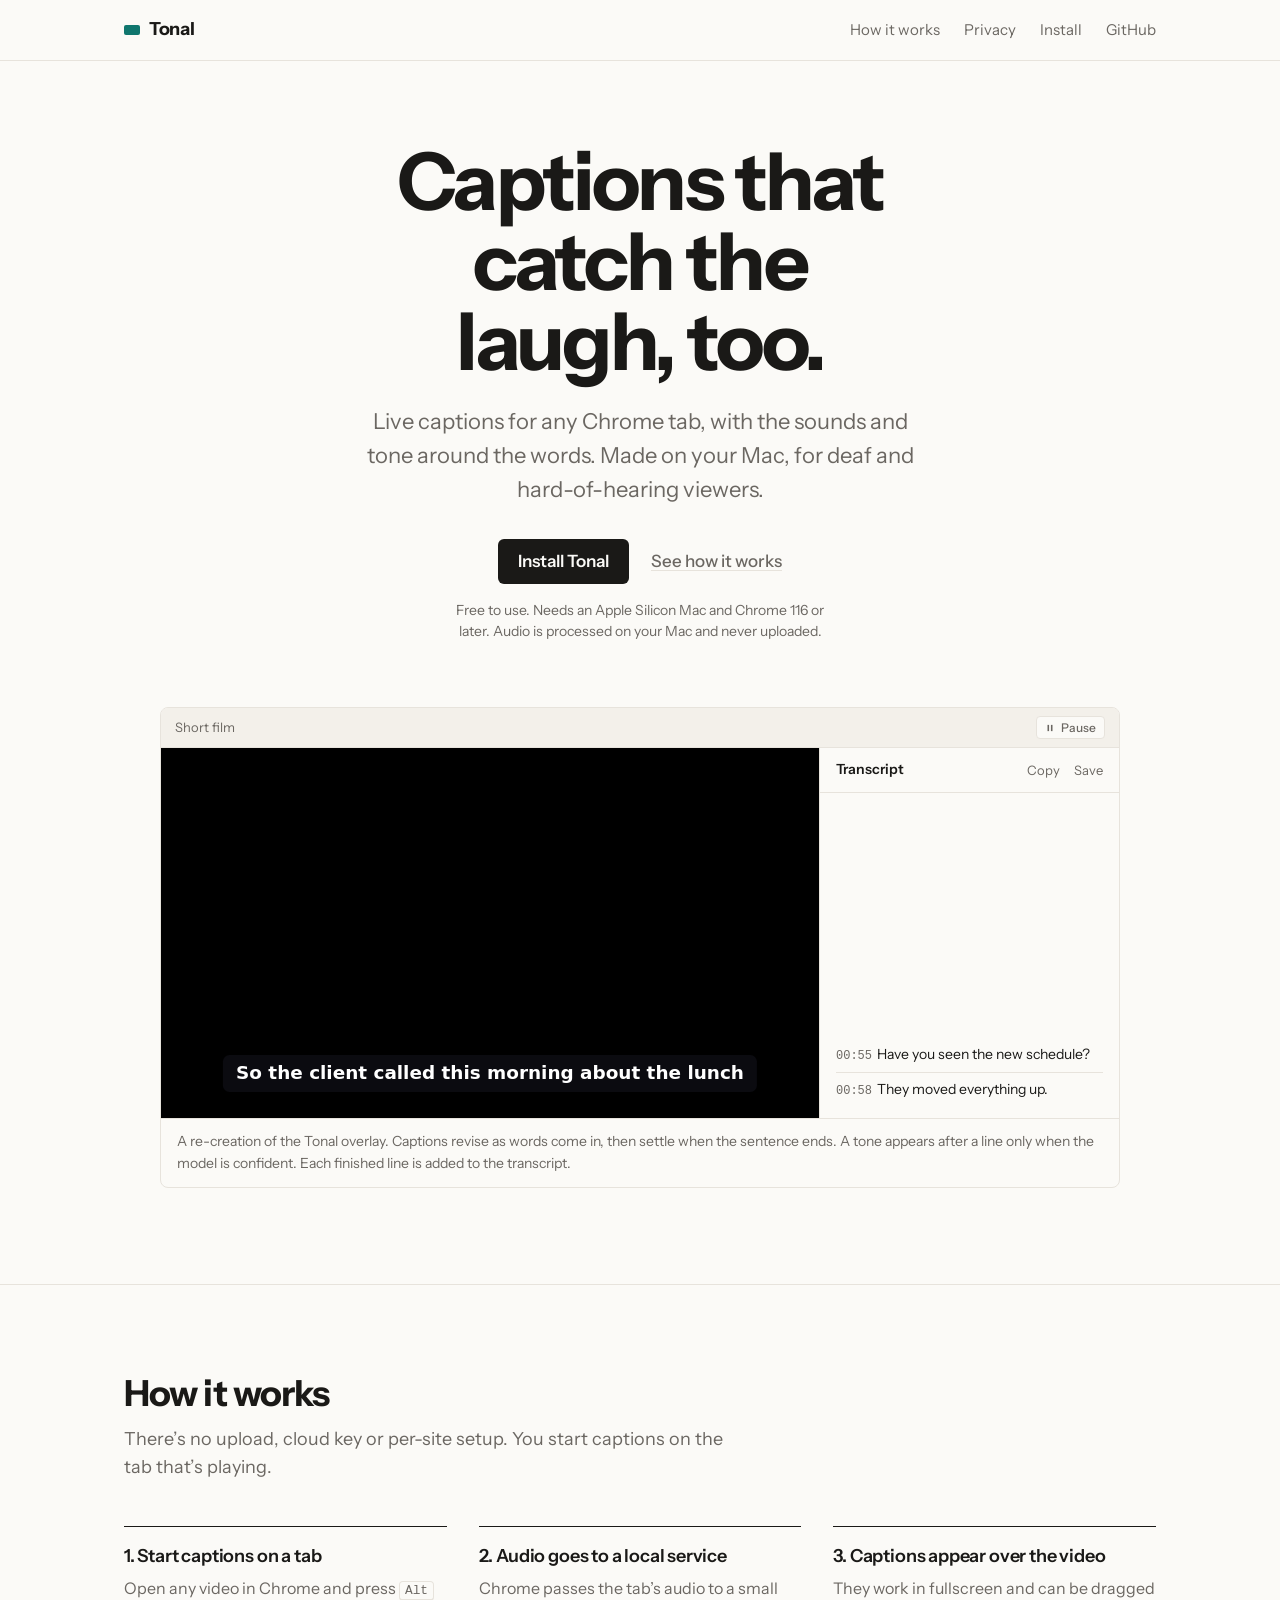
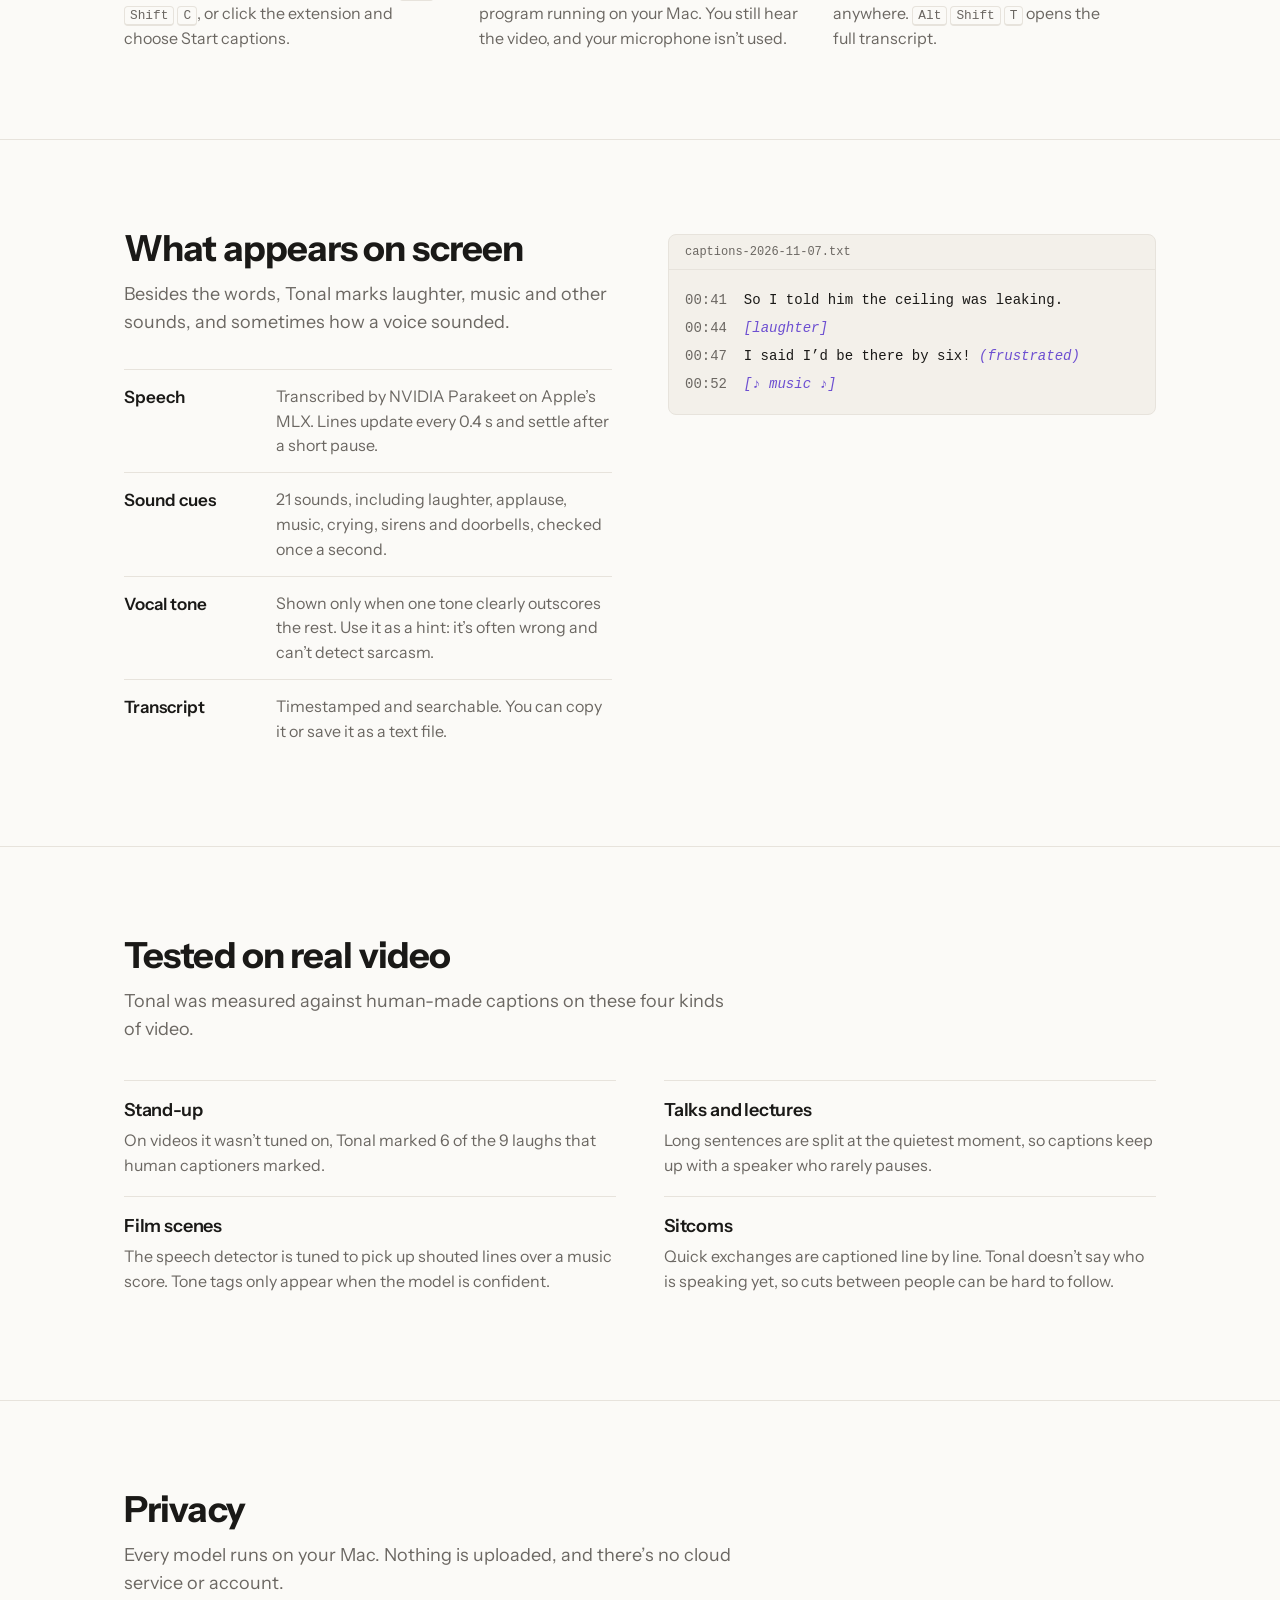
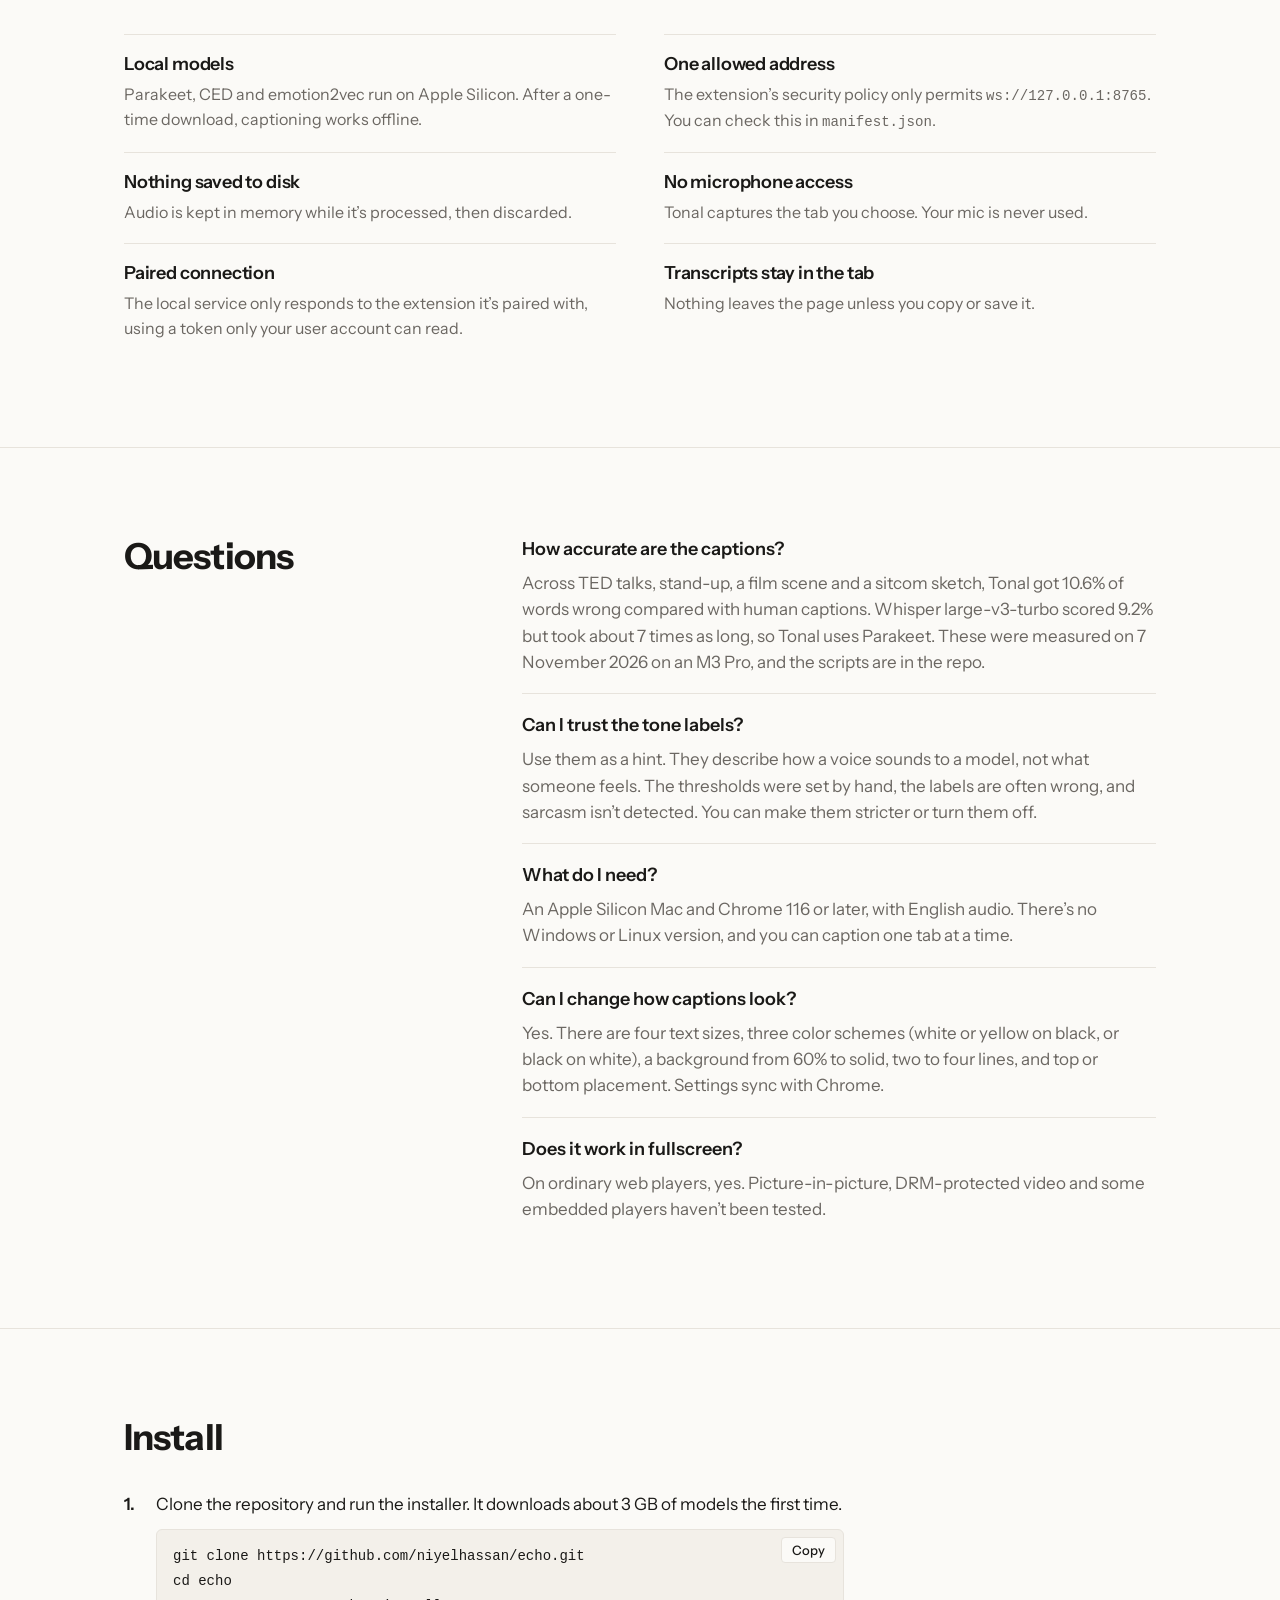
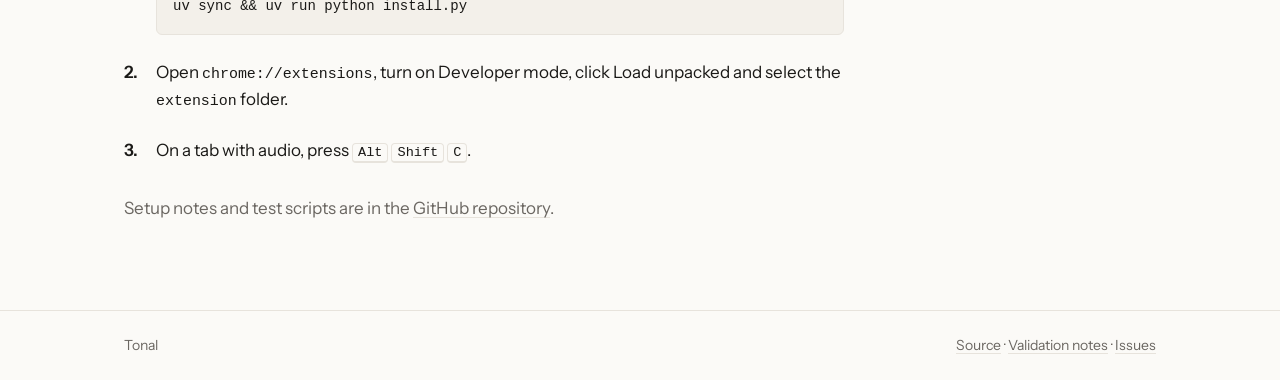
<file: site/index.html>
<!doctype html>
<html lang="en">
<head>
<meta charset="utf-8">
<meta name="viewport" content="width=device-width, initial-scale=1">
<title>Tonal: live captions for any Chrome tab, on your Mac</title>
<meta name="description" content="Tonal captions any Chrome tab on your Mac: what was said, sounds like [laughter] and [applause], and a tentative read of vocal tone. Audio never leaves your computer.">
<meta name="color-scheme" content="light dark">
<meta name="theme-color" content="#fbfaf7" media="(prefers-color-scheme: light)">
<meta name="theme-color" content="#121110" media="(prefers-color-scheme: dark)">
<link rel="icon" href="favicon.svg" type="image/svg+xml">
<link rel="apple-touch-icon" href="apple-touch-icon.png">
<meta property="og:type" content="website">
<meta property="og:title" content="Tonal: captions that catch the laugh, too">
<meta property="og:description" content="On-device captions for any Chrome tab, with sound cues and vocal tone. Built for deaf and hard-of-hearing viewers. No audio leaves your Mac.">
<meta property="og:image" content="og.png">
<meta property="og:image:width" content="1200">
<meta property="og:image:height" content="630">
<meta property="og:image:alt" content="Tonal: captions that catch the laugh, too.">
<meta name="twitter:card" content="summary_large_image">
<link rel="preload" href="fonts/instrument-sans.woff2" as="font" type="font/woff2" crossorigin>
<link rel="stylesheet" href="styles.css">
<script src="main.js" defer></script>
</head>
<body>
<a class="skip" href="#main">Skip to content</a>

<header class="nav">
  <div class="wrap">
    <a class="brand" href="#top"><i aria-hidden="true"></i>Tonal</a>
    <nav aria-label="Primary">
      <a href="#how">How it works</a>
      <a href="#privacy">Privacy</a>
      <a href="#install">Install</a>
      <a href="https://github.com/niyelhassan/echo">GitHub</a>
    </nav>
  </div>
</header>

<main id="main">
  <div class="hero" id="top">
    <div class="wrap">
      <h1>Captions that catch the laugh, too.</h1>
      <p class="sub">Live captions for any Chrome tab, with the sounds and tone around the words. Made on your Mac, for deaf and hard-of-hearing viewers.</p>
      <p class="cta">
        <a class="button" href="#install">Install Tonal</a>
        <a class="textlink" href="#how">See how it works</a>
      </p>
      <p class="fine">Free to use. Needs an Apple Silicon Mac and Chrome 116 or later. Audio is processed on your Mac and never uploaded.</p>
    </div>

    <div class="wrap">
      <figure class="demo" aria-labelledby="demo-caption">
        <div class="chrome">
          <span class="title">Short film</span>
          <button type="button" class="play" data-toggle aria-pressed="false">
            <svg viewBox="0 0 16 16" aria-hidden="true" class="i-pause"><rect x="4" y="3" width="2.5" height="10"/><rect x="9.5" y="3" width="2.5" height="10"/></svg>
            <svg viewBox="0 0 16 16" aria-hidden="true" class="i-play"><path d="M5 3v10l8-5z"/></svg>
            <span data-toggle-label>Pause</span>
          </button>
        </div>
        <div class="scene" aria-hidden="true">
          <div class="video">
            <span class="idle" data-idle hidden><b></b>CC</span>
            <div class="cc"><div class="cc-lines" data-captions>
              <p>Tight is one word for it.<span class="tag">(frustrated)</span></p>
            </div></div>
          </div>
          <div class="tx">
            <div class="tx-head"><strong>Transcript</strong><span>Copy</span><span>Save</span></div>
            <ol data-transcript>
              <li><time>00:55</time>Have you seen the new schedule?</li>
              <li><time>00:58</time>They moved everything up.</li>
              <li><time>01:02</time>So the client called this morning about the launch date.</li>
              <li><time>01:05</time>Two weeks? You’re kidding me.<span class="tag">(surprised)</span></li>
              <li><time>01:08</time>I wish I was.</li>
              <li><time>01:09</time><span class="sound">[laughter]</span></li>
              <li><time>01:11</time>Tight is one word for it.<span class="tag">(frustrated)</span></li>
            </ol>
          </div>
        </div>
        <figcaption class="caption" id="demo-caption">A re-creation of the Tonal overlay. Captions revise as words come in, then settle when the sentence ends. A tone appears after a line only when the model is confident. Each finished line is added to the transcript.</figcaption>
      </figure>
    </div>
  </div>

  <section id="how" aria-labelledby="how-h">
    <div class="wrap">
      <h2 id="how-h">How it works</h2>
      <p class="intro">There’s no upload, cloud key or per-site setup. You start captions on the tab that’s playing.</p>
      <ol class="steps">
        <li>
          <h3>Start captions on a tab</h3>
          <p>Open any video in Chrome and press <kbd>Alt</kbd> <kbd>Shift</kbd> <kbd>C</kbd>, or click the extension and choose Start captions.</p>
        </li>
        <li>
          <h3>Audio goes to a local service</h3>
          <p>Chrome passes the tab’s audio to a small program running on your Mac. You still hear the video, and your microphone isn’t used.</p>
        </li>
        <li>
          <h3>Captions appear over the video</h3>
          <p>They work in fullscreen and can be dragged anywhere. <kbd>Alt</kbd> <kbd>Shift</kbd> <kbd>T</kbd> opens the full transcript.</p>
        </li>
      </ol>
    </div>
  </section>

  <section aria-labelledby="what-h">
    <div class="wrap split">
      <div>
        <h2 id="what-h">What appears on screen</h2>
        <p class="intro">Besides the words, Tonal marks laughter, music and other sounds, and sometimes how a voice sounded.</p>
        <dl class="defs">
          <div><dt>Speech</dt><dd>Transcribed by NVIDIA Parakeet on Apple’s MLX. Lines update every 0.4&nbsp;s and settle after a short pause.</dd></div>
          <div><dt>Sound cues</dt><dd>21 sounds, including laughter, applause, music, crying, sirens and doorbells, checked once a second.</dd></div>
          <div><dt>Vocal tone</dt><dd>Shown only when one tone clearly outscores the rest. Use it as a hint: it’s often wrong and can’t detect sarcasm.</dd></div>
          <div><dt>Transcript</dt><dd>Timestamped and searchable. You can copy it or save it as a text file.</dd></div>
        </dl>
      </div>
      <figure class="file">
        <figcaption>captions-2026-11-07.txt</figcaption>
        <pre tabindex="0" aria-label="Example saved transcript"><code><span class="t">00:41</span>  So I told him the ceiling was leaking.
<span class="t">00:44</span>  <span class="cue">[laughter]</span>
<span class="t">00:47</span>  I said I’d be there by six! <span class="cue">(frustrated)</span>
<span class="t">00:52</span>  <span class="cue">[♪ music ♪]</span></code></pre>
      </figure>
    </div>
  </section>

  <section aria-labelledby="tested-h">
    <div class="wrap">
      <h2 id="tested-h">Tested on real video</h2>
      <p class="intro">Tonal was measured against human-made captions on these four kinds of video.</p>
      <ul class="pairs">
        <li>
          <h3>Stand-up</h3>
          <p>On videos it wasn’t tuned on, Tonal marked 6 of the 9 laughs that human captioners marked.</p>
        </li>
        <li>
          <h3>Talks and lectures</h3>
          <p>Long sentences are split at the quietest moment, so captions keep up with a speaker who rarely pauses.</p>
        </li>
        <li>
          <h3>Film scenes</h3>
          <p>The speech detector is tuned to pick up shouted lines over a music score. Tone tags only appear when the model is confident.</p>
        </li>
        <li>
          <h3>Sitcoms</h3>
          <p>Quick exchanges are captioned line by line. Tonal doesn’t say who is speaking yet, so cuts between people can be hard to follow.</p>
        </li>
      </ul>
    </div>
  </section>

  <section id="privacy" aria-labelledby="privacy-h">
    <div class="wrap">
      <h2 id="privacy-h">Privacy</h2>
      <p class="intro">Every model runs on your Mac. Nothing is uploaded, and there’s no cloud service or account.</p>
      <ul class="pairs">
        <li><h3>Local models</h3><p>Parakeet, CED and emotion2vec run on Apple Silicon. After a one-time download, captioning works offline.</p></li>
        <li><h3>One allowed address</h3><p>The extension’s security policy only permits <code>ws://127.0.0.1:8765</code>. You can check this in <code>manifest.json</code>.</p></li>
        <li><h3>Nothing saved to disk</h3><p>Audio is kept in memory while it’s processed, then discarded.</p></li>
        <li><h3>No microphone access</h3><p>Tonal captures the tab you choose. Your mic is never used.</p></li>
        <li><h3>Paired connection</h3><p>The local service only responds to the extension it’s paired with, using a token only your user account can read.</p></li>
        <li><h3>Transcripts stay in the tab</h3><p>Nothing leaves the page unless you copy or save it.</p></li>
      </ul>
    </div>
  </section>

  <section aria-labelledby="faq-h">
    <div class="wrap faq-grid">
      <h2 id="faq-h">Questions</h2>
      <dl class="faq">
        <div>
          <dt>How accurate are the captions?</dt>
          <dd>Across TED talks, stand-up, a film scene and a sitcom sketch, Tonal got 10.6% of words wrong compared with human captions. Whisper large-v3-turbo scored 9.2% but took about 7 times as long, so Tonal uses Parakeet. These were measured on 7 November 2026 on an M3 Pro, and the scripts are in the repo.</dd>
        </div>
        <div>
          <dt>Can I trust the tone labels?</dt>
          <dd>Use them as a hint. They describe how a voice sounds to a model, not what someone feels. The thresholds were set by hand, the labels are often wrong, and sarcasm isn’t detected. You can make them stricter or turn them off.</dd>
        </div>
        <div>
          <dt>What do I need?</dt>
          <dd>An Apple Silicon Mac and Chrome 116 or later, with English audio. There’s no Windows or Linux version, and you can caption one tab at a time.</dd>
        </div>
        <div>
          <dt>Can I change how captions look?</dt>
          <dd>Yes. There are four text sizes, three color schemes (white or yellow on black, or black on white), a background from 60% to solid, two to four lines, and top or bottom placement. Settings sync with Chrome.</dd>
        </div>
        <div>
          <dt>Does it work in fullscreen?</dt>
          <dd>On ordinary web players, yes. Picture-in-picture, DRM-protected video and some embedded players haven’t been tested.</dd>
        </div>
      </dl>
    </div>
  </section>

  <section id="install" aria-labelledby="install-h">
    <div class="wrap">
      <h2 id="install-h">Install</h2>
      <ol class="install">
        <li>
          <p>Clone the repository and run the installer. It downloads about 3&nbsp;GB of models the first time.</p>
          <div class="code">
            <pre tabindex="0" aria-label="Install commands"><code>git clone https://github.com/niyelhassan/echo.git
cd echo
uv sync && uv run python install.py</code></pre>
            <button type="button" class="copy" data-copy>Copy</button>
          </div>
        </li>
        <li><p>Open <code>chrome://extensions</code>, turn on Developer mode, click Load unpacked and select the <code>extension</code> folder.</p></li>
        <li><p>On a tab with audio, press <kbd>Alt</kbd> <kbd>Shift</kbd> <kbd>C</kbd>.</p></li>
      </ol>
      <p class="more">Setup notes and test scripts are in the <a href="https://github.com/niyelhassan/echo">GitHub repository</a>.</p>
    </div>
  </section>
</main>

<footer>
  <div class="wrap">
    <span>Tonal</span>
    <span><a href="https://github.com/niyelhassan/echo">Source</a> · <a href="https://github.com/niyelhassan/echo/blob/main/VALIDATION.md">Validation notes</a> · <a href="https://github.com/niyelhassan/echo/issues">Issues</a></span>
  </div>
</footer>
</body>
</html>
</file>
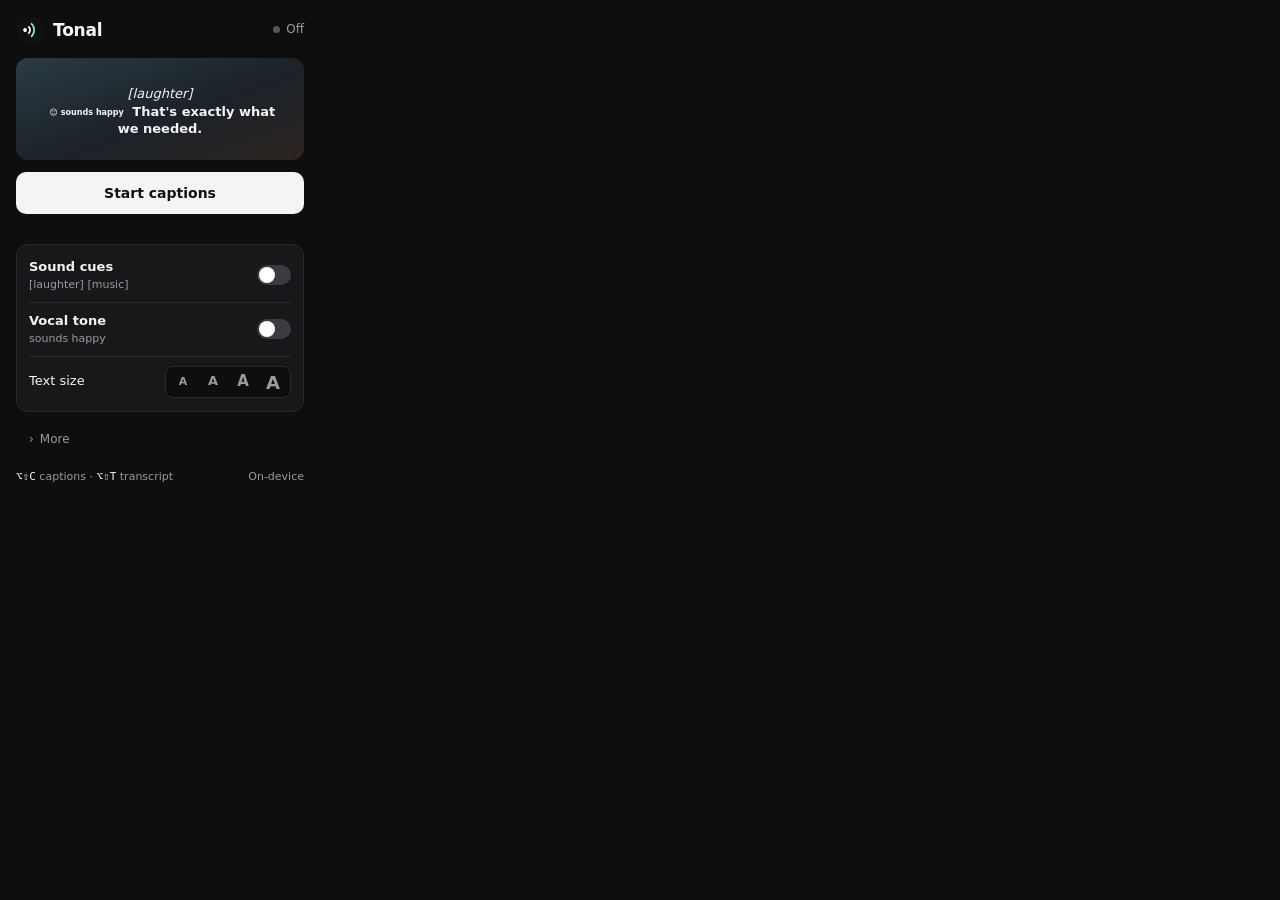
<file: extension/popup.html>
<!doctype html><html lang="en"><meta charset="utf-8"><title>Tonal</title>
<link rel="stylesheet" href="popup.css">
<body>
<header><img src="icons/icon-48.png" alt="" width="28" height="28"><h1>Tonal</h1><span id="state" class="state"><i></i><span>Off</span></span></header>

<div class="preview" aria-hidden="true"><div class="cap" id="preview">
  <p class="snd">[laughter]</p>
  <p><span class="tag">😊 sounds happy</span>That's exactly what we needed.</p>
</div></div>

<button id="toggle" class="primary">Start captions</button>
<p id="status" role="status" aria-live="polite"></p>

<section class="quick">
  <label class="switch"><input type="checkbox" id="sounds"><span>Sound cues</span><small>[laughter] [music]</small></label>
  <label class="switch"><input type="checkbox" id="tone"><span>Vocal tone</span><small>sounds happy</small></label>
  <div class="row"><span>Text size</span>
    <div class="seg" role="radiogroup" aria-label="Text size">
      <button data-size="22" aria-label="Small">A</button><button data-size="28" aria-label="Medium">A</button><button data-size="36" aria-label="Large">A</button><button data-size="46" aria-label="Extra large">A</button>
    </div>
  </div>
</section>

<details><summary>More</summary>
  <label class="row">Colors <select id="theme"><option value="dark">White on black</option><option value="yellow">Yellow on black</option><option value="light">Black on white</option></select></label>
  <label class="row">Background <select id="opacity"><option value="0.6">Light</option><option value="0.85">Medium</option><option value="1">Solid</option></select></label>
  <label class="row">Lines <select id="lines"><option value="2">2</option><option value="3">3</option><option value="4">4</option></select></label>
  <label class="row">Position <select id="position"><option value="bottom">Bottom</option><option value="top">Top</option></select></label>
  <label class="row">Tone labels <select id="toneLevel"><option value="strict">Only when very clear</option><option value="balanced">Balanced</option><option value="more">More often</option></select></label>
  <label class="row">Processing time <input type="checkbox" id="timing"></label>
  <p class="note">Tone is a model's guess about how a voice sounds, not what someone feels. It can be wrong and doesn't detect sarcasm.</p>
  <label class="row token">Pairing token <input id="token" type="password" autocomplete="off" placeholder="Only if not installed"></label>
</details>

<footer><span><kbd>⌥⇧C</kbd> captions · <kbd>⌥⇧T</kbd> transcript</span><span>On-device</span></footer>
<script src="popup.js"></script></body></html>
</file>
<file: site/styles.css>
/* Tonal landing page. Plain CSS, self-hosted fonts, no build step. */

@font-face {
  font-family: "Instrument Sans";
  src: url("fonts/instrument-sans.woff2") format("woff2");
  font-weight: 400 700;
  font-style: normal;
  font-display: swap;
}
@font-face {
  font-family: "Instrument Sans";
  src: url("fonts/instrument-sans-italic.woff2") format("woff2");
  font-weight: 400 700;
  font-style: italic;
  font-display: swap;
}

:root {
  --bg: #fbfaf7;
  --fg: #1a1917;
  --muted: #6b6762;
  --line: #e7e3dc;
  --panel: #f3f0ea;
  --accent: #0f766e;
  --cue: #6d4fd1; /* tone and sound labels, lavender like the overlay */
  --sans: "Instrument Sans", -apple-system, BlinkMacSystemFont, "Segoe UI", Helvetica, Arial, sans-serif;
  --mono: "SF Mono", Menlo, Consolas, "Liberation Mono", monospace;
  --caption-font: Roboto, system-ui, -apple-system, "Segoe UI", sans-serif; /* matches the overlay screenshots */
  --radius: 6px;
  color-scheme: light dark;
}
@media (prefers-color-scheme: dark) {
  :root {
    --bg: #121110;
    --fg: #ece9e4;
    --muted: #a39d95;
    --line: #2a2826;
    --panel: #1b1a18;
    --accent: #6fd6c4;
    --cue: #c4b8ff;
  }
}

* { box-sizing: border-box; }
html { -webkit-text-size-adjust: 100%; }
body {
  margin: 0;
  background: var(--bg);
  color: var(--fg);
  font-family: var(--sans);
  font-size: 17px;
  line-height: 1.55;
  -webkit-font-smoothing: antialiased;
}
.wrap { width: 100%; max-width: 1080px; margin: 0 auto; padding-inline: 24px; }
a { color: inherit; text-underline-offset: 3px; text-decoration-color: var(--line); }
a:hover { text-decoration-color: currentColor; }
h1, h2, h3, p, ul, ol, dl, dd, figure { margin: 0; }
ul, ol { padding: 0; list-style: none; }
code { font-family: var(--mono); font-size: 0.88em; }
kbd {
  font-family: var(--mono);
  font-size: 0.8em;
  padding: 1px 5px;
  border: 1px solid var(--line);
  border-bottom-width: 2px;
  border-radius: 4px;
  white-space: nowrap;
}
:focus-visible { outline: 2px solid var(--accent); outline-offset: 3px; }
.skip { position: absolute; left: 16px; top: -100px; z-index: 20; padding: 8px 14px; background: var(--fg); color: var(--bg); }
.skip:focus { top: 12px; }

.button {
  display: inline-flex;
  align-items: center;
  padding: 12px 20px;
  border-radius: var(--radius);
  background: var(--fg);
  color: var(--bg);
  font-weight: 600;
  text-decoration: none;
  line-height: 1.2;
}
.button:hover { opacity: 0.88; }
.textlink { font-weight: 500; color: var(--muted); }
.textlink:hover { color: var(--fg); }

/* Header */
.nav { border-bottom: 1px solid var(--line); }
.nav .wrap { display: flex; align-items: center; justify-content: space-between; height: 60px; }
.brand { font-weight: 700; letter-spacing: -0.02em; text-decoration: none; font-size: 18px; display: inline-flex; align-items: center; gap: 9px; }
.brand i { width: 16px; height: 10px; border-radius: 2px; background: var(--accent); display: inline-block; }
.nav nav { display: flex; gap: 24px; font-size: 15px; }
.nav nav a { color: var(--muted); text-decoration: none; }
.nav nav a:hover { color: var(--fg); }
@media (max-width: 600px) { .nav nav a:not(:last-child) { display: none; } }

/* Hero */
.hero { padding-block: 80px 96px; text-align: center; }
.hero h1 {
  font-size: clamp(42px, 6.6vw, 80px);
  line-height: 1;
  letter-spacing: -0.035em;
  font-weight: 700;
  max-width: 12ch;
  margin-inline: auto;
  text-wrap: balance;
}
.hero .sub {
  margin: 24px auto 0;
  font-size: clamp(18px, 2.2vw, 22px);
  color: var(--muted);
  max-width: 38ch;
  text-wrap: pretty;
}
.hero .cta { margin-top: 32px; display: flex; gap: 22px; align-items: center; justify-content: center; flex-wrap: wrap; }
.hero .fine { margin: 16px auto 0; font-size: 14px; color: var(--muted); max-width: 44ch; }

/* Demo */
.demo {
  max-width: 960px;
  margin: 64px auto 0;
  border: 1px solid var(--line);
  border-radius: 8px;
  background: var(--bg);
  overflow: hidden;
  text-align: left;
}
.demo .chrome {
  display: flex; align-items: center; justify-content: space-between;
  height: 40px; padding-inline: 14px;
  border-bottom: 1px solid var(--line);
  background: var(--panel);
}
.demo .title { font-size: 13px; color: var(--muted); }
.play {
  display: inline-flex; align-items: center; gap: 6px; padding: 3px 8px;
  border: 1px solid var(--line); border-radius: 4px; background: var(--bg); color: var(--muted);
  font: 500 12px var(--sans); cursor: pointer;
}
.play:hover { color: var(--fg); }
.play svg { width: 10px; height: 10px; fill: currentColor; }
.play .i-play, .play[aria-pressed="true"] .i-pause { display: none; }
.play[aria-pressed="true"] .i-play { display: block; }

.scene { display: grid; grid-template-columns: minmax(0, 1fr) 300px; }
.video {
  position: relative; aspect-ratio: 16 / 9; overflow: hidden;
  background: #000; container-type: inline-size;
}
.cc { position: absolute; left: 50%; bottom: 7%; translate: -50% 0; width: 90%; display: flex; justify-content: center; }
.cc-lines {
  max-width: 100%;
  background: rgb(14 14 20 / .82); color: #fff;
  border-radius: clamp(5px, 1cqi, 9px);
  padding: .32em .7em .38em;
  font: 550 clamp(13px, 2.8cqi, 24px)/1.3 var(--caption-font); text-align: center;
}
.cc-lines[hidden] { display: none; }
.cc-lines p { text-wrap: balance; }
.cc-lines .sound, .cc-lines .tag { font-style: italic; font-weight: 400; color: #c4b8ff; }
.cc-lines .tag { margin-left: .28em; white-space: nowrap; }
/* The overlay's idle badge, shown between lines. */
.idle {
  position: absolute; left: 50%; bottom: 8%; translate: -50% 0;
  display: inline-flex; align-items: center; gap: 6px; padding: 3px 10px; border-radius: 999px;
  background: rgb(0 0 0 / .6); color: #fff; font: 600 12px/1.4 var(--caption-font); letter-spacing: .5px;
}
.idle[hidden] { display: none; }
.idle b { width: 7px; height: 7px; border-radius: 50%; background: #e5484d; }

.tx { display: flex; flex-direction: column; height: 0; min-height: 100%; border-left: 1px solid var(--line); font-size: 14px; }
.tx-head { display: flex; gap: 14px; align-items: center; padding: 11px 16px; border-bottom: 1px solid var(--line); }
.tx-head strong { flex: 1; font-weight: 600; }
.tx-head span { color: var(--muted); font-size: 13px; }
.tx ol { flex: 1; min-height: 0; overflow: hidden; display: flex; flex-direction: column; justify-content: flex-end; padding: 4px 16px 12px; }
.tx li { padding: 7px 0; border-top: 1px solid var(--line); line-height: 1.4; }
.tx li:first-child { border-top: 0; }
.tx time { display: inline-block; width: 3.4em; color: var(--muted); font: 12px var(--mono); }
.tx .sound, .tx .tag { color: var(--cue); font-style: italic; }
.tx .tag { margin-left: .35em; }

.demo .caption { border-top: 1px solid var(--line); padding: 12px 16px; font-size: 14px; color: var(--muted); }

/* Sections */
section { padding-block: 88px; border-top: 1px solid var(--line); }
h2 { font-size: clamp(28px, 3.4vw, 36px); line-height: 1.15; letter-spacing: -0.025em; font-weight: 700; }
h3 { font-size: 18px; line-height: 1.3; letter-spacing: -0.01em; font-weight: 600; }
.intro { margin-top: 12px; font-size: 18px; color: var(--muted); max-width: 52ch; text-wrap: pretty; }

.steps { display: grid; grid-template-columns: repeat(3, 1fr); gap: 32px; margin-top: 44px; counter-reset: step; }
.steps li { counter-increment: step; padding-top: 18px; border-top: 1px solid var(--fg); }
.steps h3::before { content: counter(step) ". "; }
.steps p { margin-top: 8px; color: var(--muted); font-size: 16px; text-wrap: pretty; }

.split { display: grid; grid-template-columns: 1fr 1fr; gap: 56px; align-items: start; }
.defs { margin-top: 32px; }
.defs div { display: grid; grid-template-columns: 8.5rem 1fr; gap: 16px; padding-block: 14px; border-top: 1px solid var(--line); }
.defs dt { font-weight: 600; }
.defs dd { color: var(--muted); font-size: 16px; }

.file { margin-top: 6px; border: 1px solid var(--line); border-radius: 8px; background: var(--panel); overflow: hidden; }
.file figcaption { padding: 10px 16px; border-bottom: 1px solid var(--line); font: 12px var(--mono); color: var(--muted); }
.file pre { margin: 0; padding: 16px; font: 14px/2 var(--mono); overflow-x: auto; }
.file code { font-size: inherit; }
.file .t { color: var(--muted); }
.file .cue { color: var(--cue); font-style: italic; }

.pairs { display: grid; grid-template-columns: repeat(2, 1fr); gap: 0 48px; margin-top: 36px; }
.pairs li { padding-block: 18px; border-top: 1px solid var(--line); }
.pairs p { margin-top: 6px; color: var(--muted); font-size: 16px; text-wrap: pretty; max-width: 50ch; }
.pairs code { overflow-wrap: anywhere; }

.faq-grid { display: grid; grid-template-columns: 0.7fr 1.3fr; gap: 56px; }
.faq div { padding-block: 18px; border-top: 1px solid var(--line); }
.faq div:first-child { border-top: 0; padding-top: 0; }
.faq dt { font-weight: 600; font-size: 18px; }
.faq dd { margin-top: 6px; color: var(--muted); text-wrap: pretty; }

.install { margin-top: 32px; display: grid; gap: 24px; counter-reset: n; max-width: 720px; }
.install > li { counter-increment: n; position: relative; padding-left: 32px; min-width: 0; }
.install > li::before { content: counter(n) "."; position: absolute; left: 0; font-weight: 600; }
.code { position: relative; margin-top: 12px; }
.code pre { margin: 0; padding: 14px 16px; padding-right: 76px; border: 1px solid var(--line); border-radius: var(--radius); background: var(--panel); font: 14px/1.8 var(--mono); overflow-x: auto; }
.code code { font-size: inherit; }
.copy {
  position: absolute; top: 8px; right: 8px; padding: 4px 10px;
  border: 1px solid var(--line); border-radius: 4px; background: var(--bg); color: var(--fg);
  font: 500 13px var(--sans); cursor: pointer;
}
.copy:hover { border-color: var(--muted); }
.more { margin-top: 32px; color: var(--muted); }

footer { border-top: 1px solid var(--line); padding-block: 24px; font-size: 14px; color: var(--muted); }
footer .wrap { display: flex; justify-content: space-between; gap: 16px; flex-wrap: wrap; }

@media (max-width: 900px) {
  .split, .faq-grid { grid-template-columns: 1fr; gap: 32px; }
  .scene { grid-template-columns: minmax(0, 1fr) 240px; }
}
@media (max-width: 720px) {
  section { padding-block: 64px; }
  .hero { padding-block: 56px 64px; }
  .steps, .pairs { grid-template-columns: 1fr; }
  .steps { gap: 24px; }
  .scene { grid-template-columns: 1fr; }
  .tx { display: none; }
  .defs div { grid-template-columns: 1fr; gap: 4px; }
  .code pre { padding-top: 44px; padding-right: 16px; }
}
</file>
<file: extension/popup.css>
:root{--bg:#0e0e0f;--card:#18181a;--line:#2a2a2e;--text:#f4f4f5;--muted:#9a9aa2;--mint:#8ee3d0}
*{box-sizing:border-box}
body{width:320px;margin:0;padding:16px;background:var(--bg);color:var(--text);font:13px/1.45 system-ui,-apple-system,sans-serif}
header{display:flex;align-items:center;gap:9px;margin-bottom:14px}
h1{margin:0;font-size:17px;font-weight:650;flex:1;letter-spacing:-.2px}
.state{display:inline-flex;align-items:center;gap:6px;font-size:12px;color:var(--muted)}
.state i{width:7px;height:7px;border-radius:50%;background:#55555c}
.state.on{color:var(--text)}.state.on i{background:#e5484d;box-shadow:0 0 0 3px rgba(229,72,77,.2)}
.preview{border-radius:12px;padding:22px 10px 16px;margin-bottom:12px;display:flex;justify-content:center;
  background:linear-gradient(160deg,#2b3a44,#1b2228 55%,#2c2420)}
.cap{background:rgba(var(--pbg),var(--popacity));color:var(--pfg);border-radius:6px;padding:5px 10px 6px;text-align:center;font-weight:550;font-size:var(--psize);line-height:1.35;max-width:100%}
.cap p{margin:0}.cap .snd{font-style:italic;font-weight:450;color:var(--paccent)}
.cap .tag{display:inline-block;font-size:.62em;font-weight:600;border:1px solid rgba(var(--pchip),.35);background:rgba(var(--pchip),.16);border-radius:999px;padding:0 .6em;margin-right:.45em;vertical-align:.12em}
button{font:inherit;cursor:pointer}
.primary{width:100%;border:0;border-radius:10px;padding:11px;background:var(--text);color:#111;font-weight:650;font-size:14px}
.primary.stop{background:transparent;color:var(--text);border:1px solid var(--line)}
.primary:disabled{opacity:.55;cursor:default}
button:focus-visible,select:focus-visible,input:focus-visible,summary:focus-visible{outline:2px solid var(--mint);outline-offset:2px}
#status{min-height:18px;margin:8px 2px 4px;font-size:12px;color:var(--muted);overflow-wrap:anywhere}
#status.error{color:#ffb4a8}
.quick{background:var(--card);border:1px solid var(--line);border-radius:12px;padding:4px 12px}
.switch{display:grid;grid-template-columns:1fr auto;grid-template-areas:"label toggle" "hint toggle";padding:9px 0;border-bottom:1px solid var(--line);cursor:pointer}
.switch span{grid-area:label;font-weight:550}.switch small{grid-area:hint;color:var(--muted);font-size:11px}
.switch input{grid-area:toggle;align-self:center;appearance:none;width:34px;height:20px;border-radius:999px;background:#3a3a40;position:relative;cursor:pointer;margin:0;transition:background .15s}
.switch input::after{content:"";position:absolute;top:2px;left:2px;width:16px;height:16px;border-radius:50%;background:#fff;transition:left .15s}
.switch input:checked{background:var(--mint)}.switch input:checked::after{left:16px}
.row{display:flex;justify-content:space-between;align-items:center;gap:8px;padding:9px 0}
.seg{display:flex;background:#0e0e0f;border:1px solid var(--line);border-radius:8px;padding:2px}
.seg button{border:0;background:transparent;color:var(--muted);border-radius:6px;width:30px;height:26px;font-weight:600}
.seg button:nth-child(1){font-size:11px}.seg button:nth-child(2){font-size:13px}.seg button:nth-child(3){font-size:15px}.seg button:nth-child(4){font-size:18px}
.seg button[aria-checked=true]{background:#2c2c31;color:var(--text)}
details{margin-top:10px;border-radius:12px;padding:0 12px;border:1px solid transparent}
details[open]{background:var(--card);border-color:var(--line);padding-bottom:6px}
summary{cursor:pointer;color:var(--muted);padding:8px 0;list-style:none;font-size:12px}
summary::before{content:"›";display:inline-block;margin-right:6px;transition:transform .15s}
details[open] summary::before{transform:rotate(90deg)}
details .row{border-top:1px solid var(--line)}
select,input[type=password]{background:#0e0e0f;color:var(--text);border:1px solid var(--line);border-radius:6px;padding:4px 6px;font:inherit;font-size:12px}
input[type=password]{width:150px}
.note{color:var(--muted);font-size:11px;margin:6px 0}
footer{display:flex;justify-content:space-between;margin-top:12px;color:var(--muted);font-size:11px}
kbd{font:11px ui-monospace,monospace;color:var(--text)}
</file>
